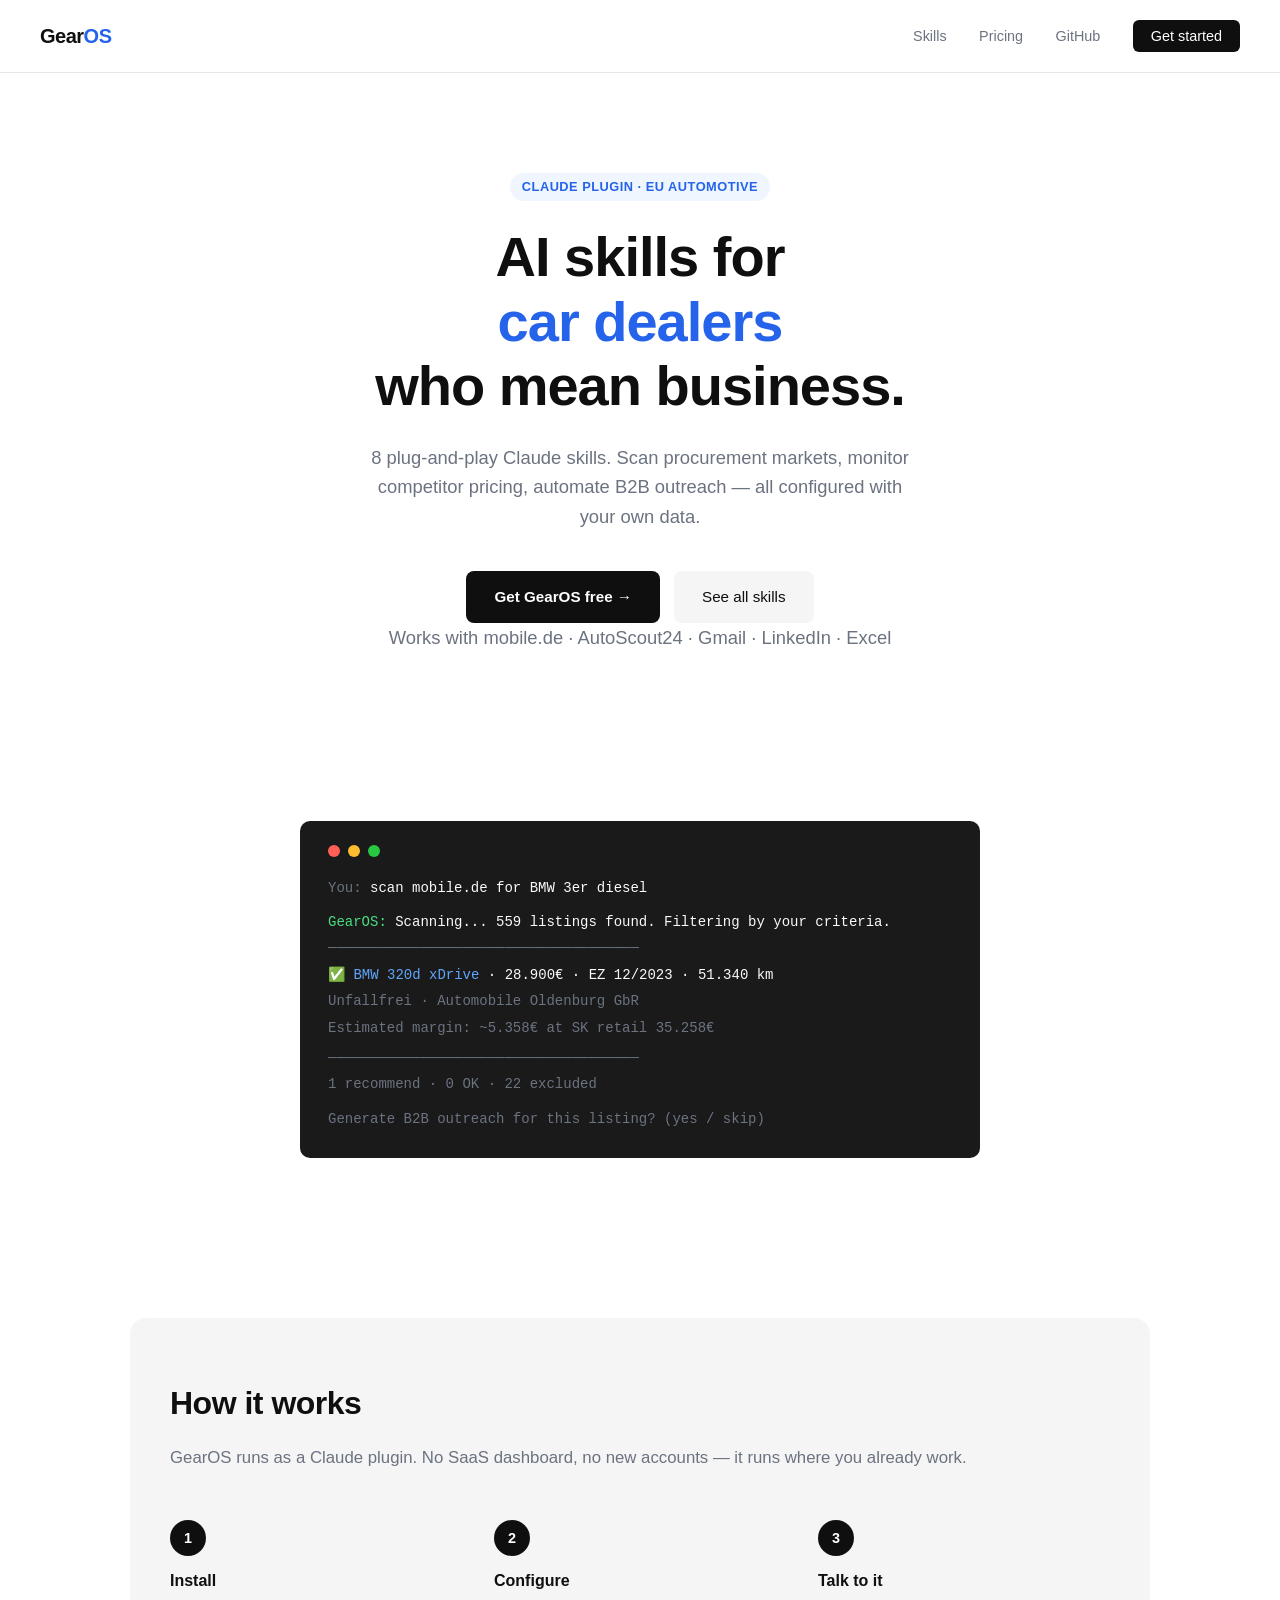
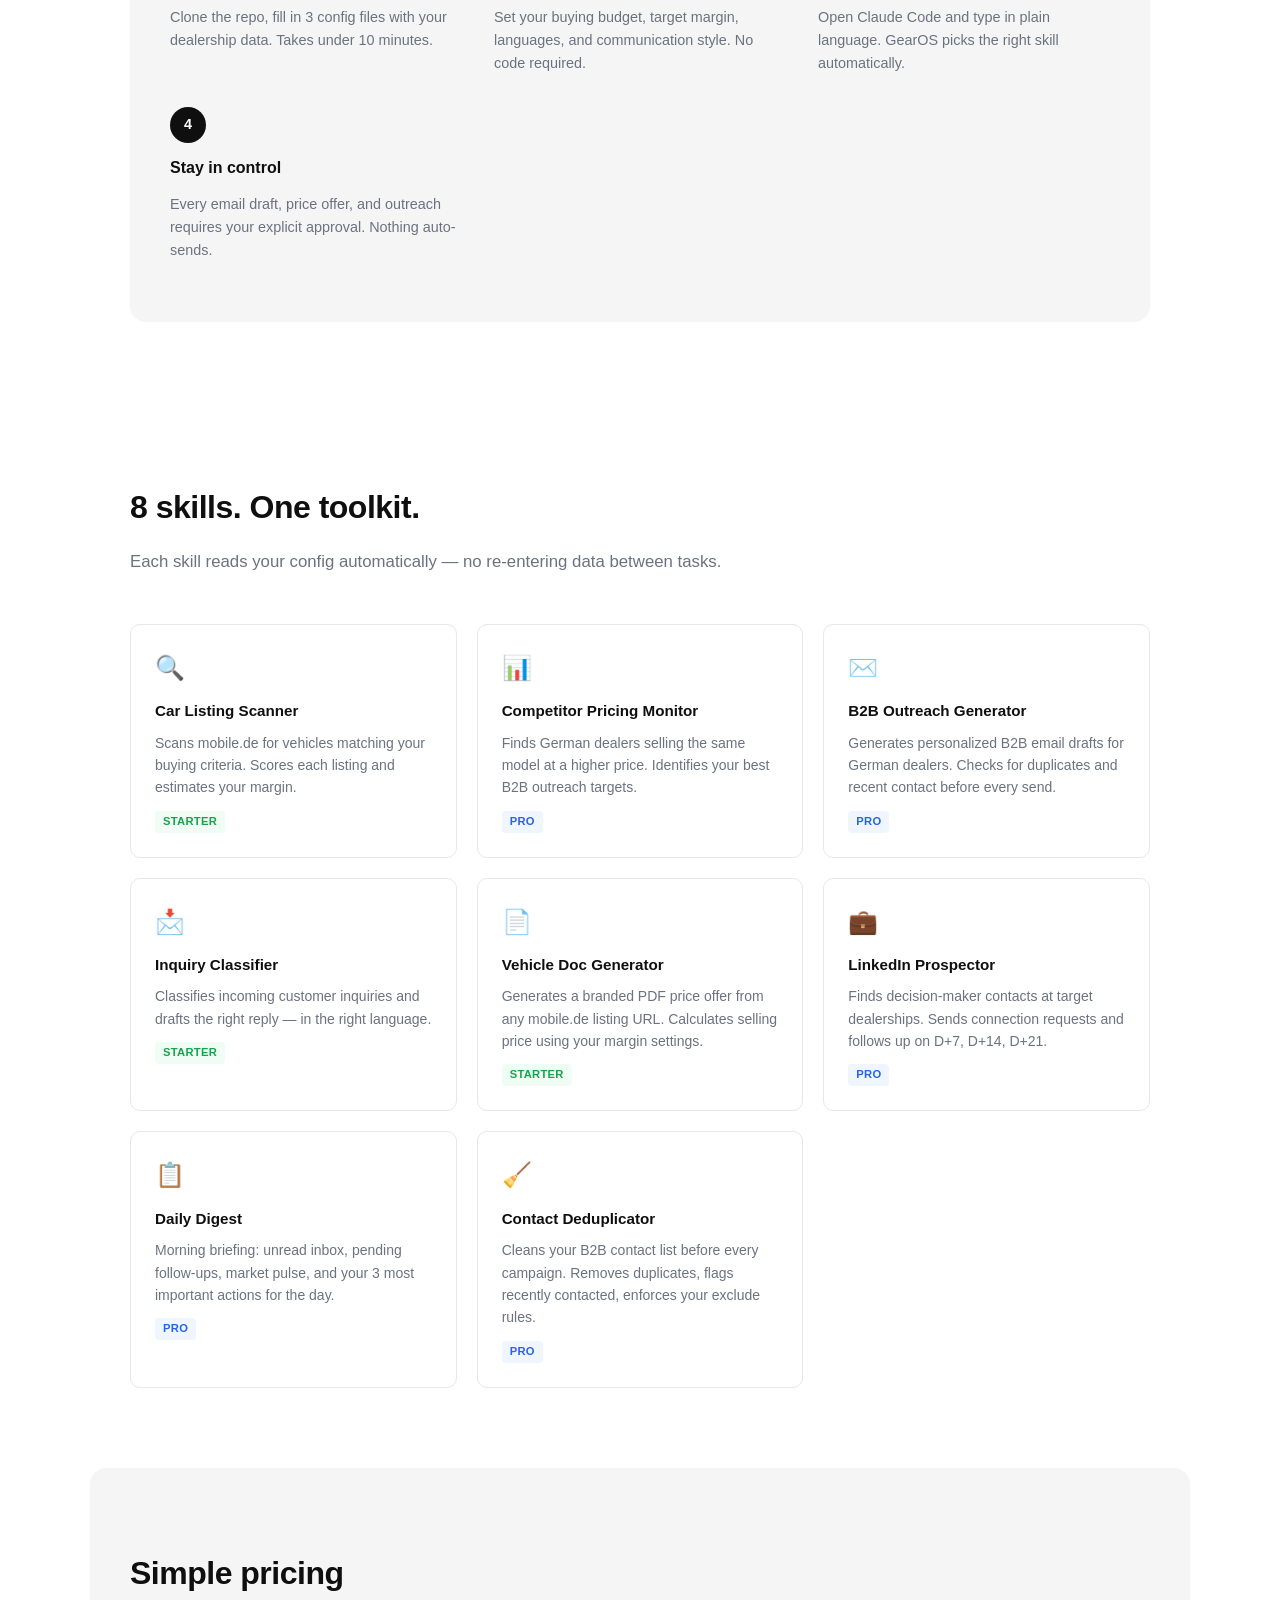
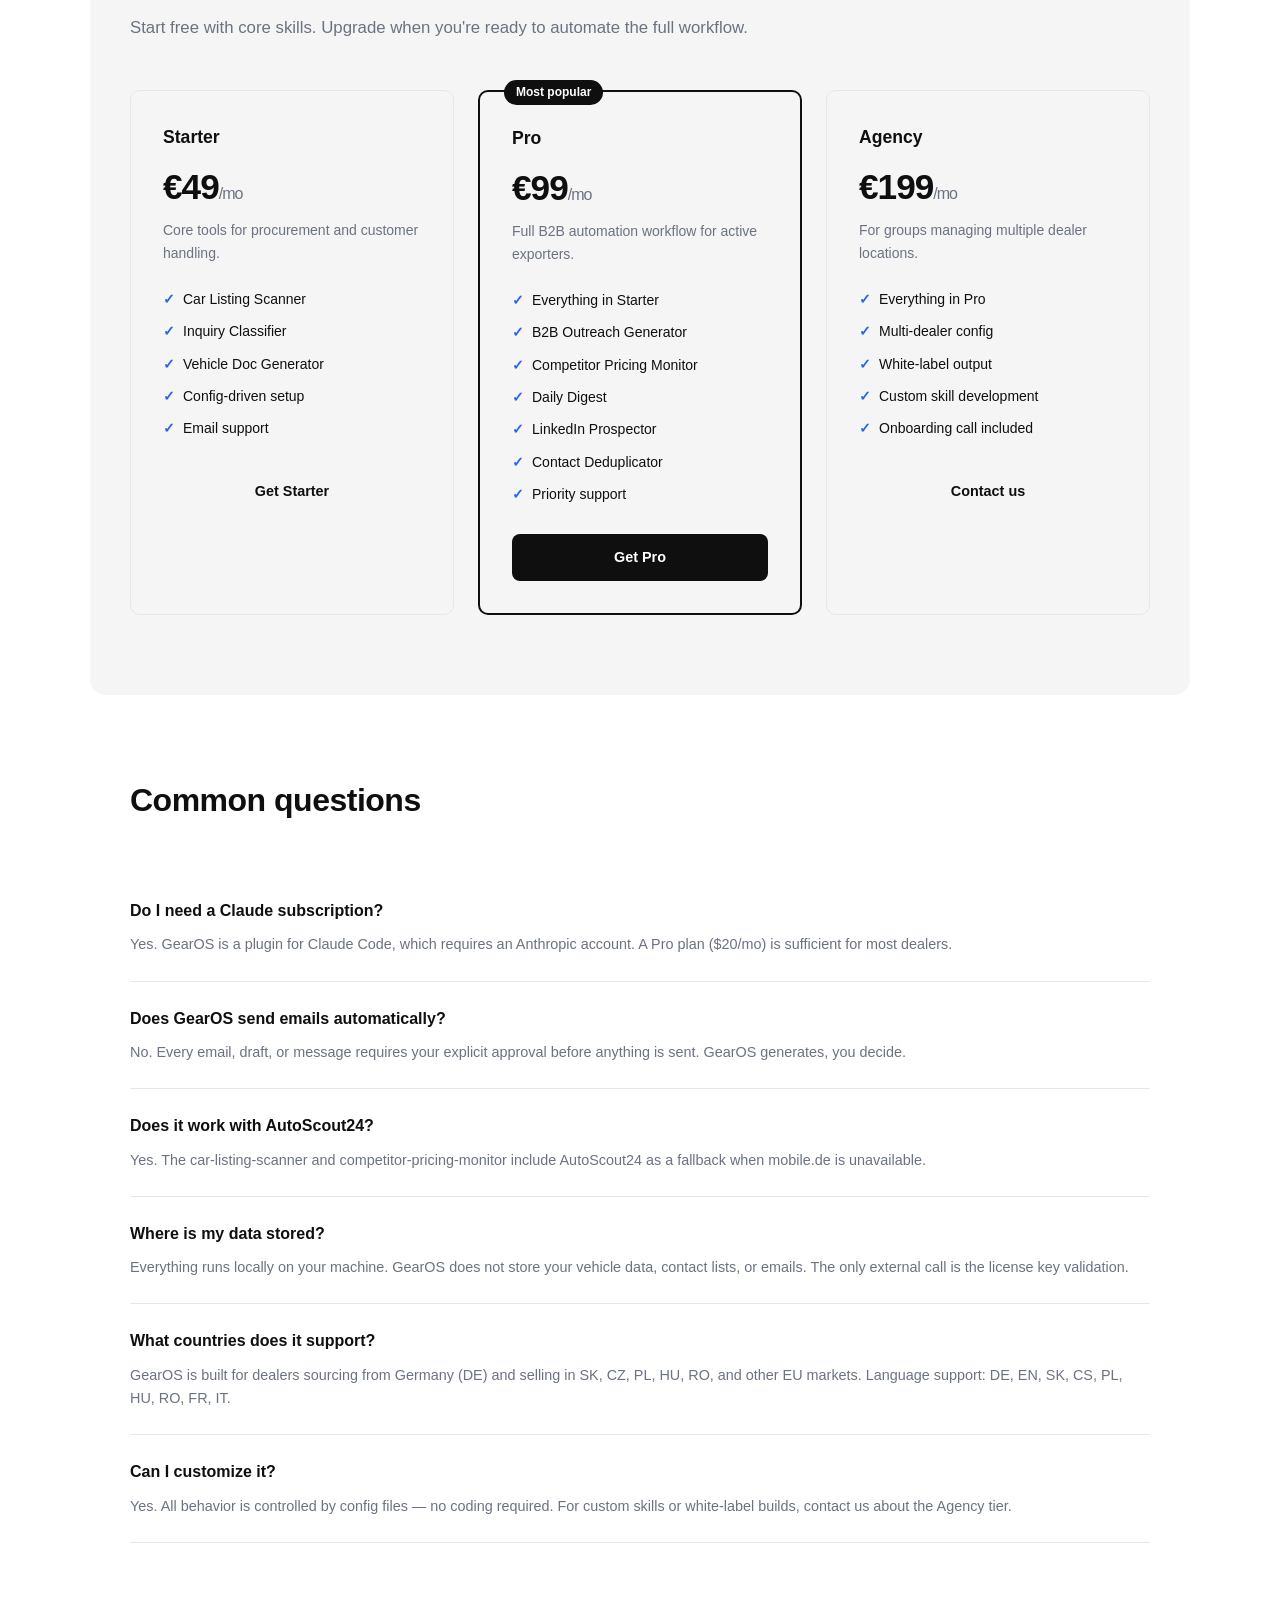
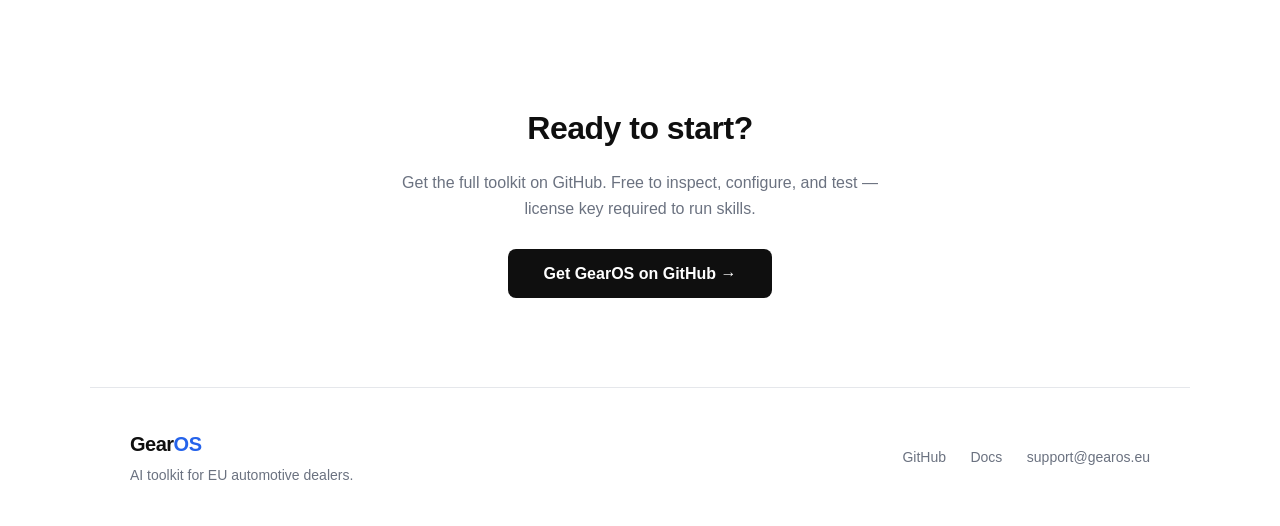
<file: index.html>
<!DOCTYPE html>
<html lang="en">
<head>
  <meta charset="UTF-8">
  <meta name="viewport" content="width=device-width, initial-scale=1.0">
  <title>GearOS — AI toolkit for automotive dealers</title>
  <meta name="description" content="8 plug-and-play AI skills for EU car dealers. Scan procurement markets, monitor competitor pricing, automate B2B outreach. Runs in Claude Code.">
  <style>
    *, *::before, *::after { box-sizing: border-box; margin: 0; padding: 0; }

    :root {
      --black: #0f0f0f;
      --white: #ffffff;
      --gray: #6b7280;
      --light: #f5f5f5;
      --accent: #2563eb;
      --accent-light: #eff6ff;
      --border: #e5e7eb;
      --radius: 10px;
      --font: -apple-system, BlinkMacSystemFont, 'Segoe UI', sans-serif;
    }

    body {
      font-family: var(--font);
      color: var(--black);
      background: var(--white);
      line-height: 1.6;
    }

    /* NAV */
    nav {
      display: flex;
      align-items: center;
      justify-content: space-between;
      padding: 20px 40px;
      border-bottom: 1px solid var(--border);
      position: sticky;
      top: 0;
      background: white;
      z-index: 10;
    }
    .logo { font-weight: 700; font-size: 1.25rem; letter-spacing: -0.5px; }
    .logo span { color: var(--accent); }
    nav a { text-decoration: none; color: var(--gray); font-size: 0.9rem; margin-left: 28px; }
    nav a:hover { color: var(--black); }
    .nav-cta {
      background: var(--black);
      color: white !important;
      padding: 8px 18px;
      border-radius: 6px;
      font-weight: 500;
    }
    .nav-cta:hover { background: #333 !important; }

    /* SECTIONS */
    section { padding: 80px 40px; max-width: 1100px; margin: 0 auto; }

    /* HERO */
    .hero { text-align: center; padding-top: 100px; padding-bottom: 80px; }
    .hero-badge {
      display: inline-block;
      background: var(--accent-light);
      color: var(--accent);
      font-size: 0.8rem;
      font-weight: 600;
      padding: 4px 12px;
      border-radius: 20px;
      margin-bottom: 24px;
      letter-spacing: 0.5px;
      text-transform: uppercase;
    }
    h1 {
      font-size: clamp(2rem, 5vw, 3.5rem);
      font-weight: 800;
      line-height: 1.15;
      letter-spacing: -1px;
      margin-bottom: 24px;
    }
    h1 em { font-style: normal; color: var(--accent); }
    .hero p {
      font-size: 1.15rem;
      color: var(--gray);
      max-width: 560px;
      margin: 0 auto 40px;
    }
    .hero-actions { display: flex; gap: 14px; justify-content: center; flex-wrap: wrap; }
    .btn-primary {
      background: var(--black);
      color: white;
      padding: 14px 28px;
      border-radius: 8px;
      text-decoration: none;
      font-weight: 600;
      font-size: 0.95rem;
      transition: background 0.15s;
    }
    .btn-primary:hover { background: #333; }
    .btn-secondary {
      background: var(--light);
      color: var(--black);
      padding: 14px 28px;
      border-radius: 8px;
      text-decoration: none;
      font-weight: 500;
      font-size: 0.95rem;
    }
    .btn-secondary:hover { background: #e8e8e8; }

    /* SOCIAL PROOF */
    .proof {
      text-align: center;
      font-size: 0.85rem;
      color: var(--gray);
      margin-top: 32px;
    }

    /* HOW IT WORKS */
    .how { background: var(--light); border-radius: 16px; padding: 60px 40px; }
    h2 { font-size: 2rem; font-weight: 700; letter-spacing: -0.5px; margin-bottom: 16px; }
    .sub { color: var(--gray); margin-bottom: 48px; font-size: 1.05rem; }
    .steps { display: grid; grid-template-columns: repeat(auto-fit, minmax(220px, 1fr)); gap: 32px; }
    .step { display: flex; flex-direction: column; gap: 12px; }
    .step-num {
      width: 36px; height: 36px;
      background: var(--black);
      color: white;
      border-radius: 50%;
      display: flex; align-items: center; justify-content: center;
      font-weight: 700; font-size: 0.9rem;
    }
    .step h3 { font-size: 1rem; font-weight: 600; }
    .step p { font-size: 0.9rem; color: var(--gray); }

    /* SKILLS GRID */
    .skills-grid {
      display: grid;
      grid-template-columns: repeat(auto-fit, minmax(280px, 1fr));
      gap: 20px;
      margin-top: 48px;
    }
    .skill-card {
      border: 1px solid var(--border);
      border-radius: var(--radius);
      padding: 24px;
      transition: box-shadow 0.15s;
    }
    .skill-card:hover { box-shadow: 0 4px 20px rgba(0,0,0,0.08); }
    .skill-icon { font-size: 1.5rem; margin-bottom: 12px; }
    .skill-card h3 { font-size: 0.95rem; font-weight: 600; margin-bottom: 8px; }
    .skill-card p { font-size: 0.875rem; color: var(--gray); }
    .tier-badge {
      display: inline-block;
      font-size: 0.7rem;
      font-weight: 600;
      padding: 2px 8px;
      border-radius: 4px;
      margin-top: 12px;
      text-transform: uppercase;
      letter-spacing: 0.3px;
    }
    .starter { background: #f0fdf4; color: #16a34a; }
    .pro { background: #eff6ff; color: #2563eb; }

    /* PRICING */
    .pricing-grid {
      display: grid;
      grid-template-columns: repeat(auto-fit, minmax(260px, 1fr));
      gap: 24px;
      margin-top: 48px;
    }
    .plan {
      border: 1px solid var(--border);
      border-radius: var(--radius);
      padding: 32px;
    }
    .plan.featured {
      border-color: var(--black);
      border-width: 2px;
      position: relative;
    }
    .plan-label {
      position: absolute;
      top: -12px;
      left: 24px;
      background: var(--black);
      color: white;
      font-size: 0.75rem;
      font-weight: 600;
      padding: 3px 12px;
      border-radius: 20px;
    }
    .plan-name { font-size: 1.1rem; font-weight: 700; margin-bottom: 8px; }
    .plan-price { font-size: 2.2rem; font-weight: 800; letter-spacing: -1px; margin-bottom: 4px; }
    .plan-price span { font-size: 1rem; font-weight: 400; color: var(--gray); }
    .plan-desc { font-size: 0.875rem; color: var(--gray); margin-bottom: 24px; }
    .plan ul { list-style: none; display: flex; flex-direction: column; gap: 10px; margin-bottom: 28px; }
    .plan li { font-size: 0.875rem; display: flex; gap: 8px; align-items: flex-start; }
    .plan li::before { content: "✓"; color: var(--accent); font-weight: 700; flex-shrink: 0; }
    .plan-btn {
      display: block;
      text-align: center;
      padding: 12px;
      border-radius: 8px;
      text-decoration: none;
      font-weight: 600;
      font-size: 0.9rem;
    }
    .plan-btn-primary { background: var(--black); color: white; }
    .plan-btn-primary:hover { background: #333; }
    .plan-btn-secondary { background: var(--light); color: var(--black); }
    .plan-btn-secondary:hover { background: #e8e8e8; }

    /* TERMINAL */
    .terminal {
      background: #1a1a1a;
      border-radius: 10px;
      padding: 24px 28px;
      font-family: 'Courier New', monospace;
      font-size: 0.875rem;
      color: #e2e8f0;
      margin-top: 48px;
      max-width: 680px;
      margin-left: auto;
      margin-right: auto;
    }
    .terminal-header {
      display: flex;
      gap: 8px;
      margin-bottom: 20px;
    }
    .dot { width: 12px; height: 12px; border-radius: 50%; }
    .dot-red { background: #ff5f57; }
    .dot-yellow { background: #febc2e; }
    .dot-green { background: #28c840; }
    .t-gray { color: #6b7280; }
    .t-green { color: #4ade80; }
    .t-blue { color: #60a5fa; }
    .t-white { color: #f9fafb; }
    .t-line { margin: 4px 0; }

    /* FAQ */
    .faq-list { display: flex; flex-direction: column; gap: 0; margin-top: 48px; }
    .faq-item { border-bottom: 1px solid var(--border); padding: 24px 0; }
    .faq-item h3 { font-size: 1rem; font-weight: 600; margin-bottom: 10px; }
    .faq-item p { font-size: 0.9rem; color: var(--gray); }

    /* FOOTER */
    footer {
      border-top: 1px solid var(--border);
      padding: 40px;
      display: flex;
      justify-content: space-between;
      align-items: center;
      flex-wrap: wrap;
      gap: 16px;
      max-width: 1100px;
      margin: 0 auto;
    }
    footer p { font-size: 0.875rem; color: var(--gray); }
    footer a { color: var(--gray); text-decoration: none; margin-left: 20px; font-size: 0.875rem; }
    footer a:hover { color: var(--black); }

    @media (max-width: 640px) {
      nav { padding: 16px 20px; }
      nav a:not(.nav-cta) { display: none; }
      section { padding: 60px 20px; }
      .how { padding: 40px 24px; }
      footer { padding: 32px 20px; flex-direction: column; align-items: flex-start; }
    }
  </style>
</head>
<body>

<!-- NAV -->
<nav>
  <div class="logo">Gear<span>OS</span></div>
  <div>
    <a href="#skills">Skills</a>
    <a href="#pricing">Pricing</a>
    <a href="https://github.com/gearos/gearos-toolkit">GitHub</a>
    <a href="https://github.com/gearos/gearos-toolkit" class="nav-cta">Get started</a>
  </div>
</nav>

<!-- HERO -->
<section class="hero">
  <div class="hero-badge">Claude Plugin · EU Automotive</div>
  <h1>AI skills for<br><em>car dealers</em><br>who mean business.</h1>
  <p>8 plug-and-play Claude skills. Scan procurement markets, monitor competitor pricing, automate B2B outreach — all configured with your own data.</p>
  <div class="hero-actions">
    <a href="https://github.com/gearos/gearos-toolkit" class="btn-primary">Get GearOS free →</a>
    <a href="#skills" class="btn-secondary">See all skills</a>
  </div>
  <p class="proof">Works with mobile.de · AutoScout24 · Gmail · LinkedIn · Excel</p>
</section>

<!-- TERMINAL DEMO -->
<section style="padding-top: 0;">
  <div class="terminal">
    <div class="terminal-header">
      <div class="dot dot-red"></div>
      <div class="dot dot-yellow"></div>
      <div class="dot dot-green"></div>
    </div>
    <div class="t-line"><span class="t-gray">You:</span> <span class="t-white">scan mobile.de for BMW 3er diesel</span></div>
    <div class="t-line" style="margin-top: 12px;"><span class="t-green">GearOS:</span> <span class="t-white">Scanning... 559 listings found. Filtering by your criteria.</span></div>
    <div class="t-line"><span class="t-gray">─────────────────────────────────────</span></div>
    <div class="t-line"><span class="t-green">✅</span> <span class="t-blue">BMW 320d xDrive</span> <span class="t-white">· 28.900€ · EZ 12/2023 · 51.340 km</span></div>
    <div class="t-line"><span class="t-gray">   Unfallfrei · Automobile Oldenburg GbR</span></div>
    <div class="t-line"><span class="t-gray">   Estimated margin: ~5.358€ at SK retail 35.258€</span></div>
    <div class="t-line" style="margin-top: 8px;"><span class="t-gray">─────────────────────────────────────</span></div>
    <div class="t-line"><span class="t-gray">1 recommend · 0 OK · 22 excluded</span></div>
    <div class="t-line" style="margin-top: 12px;"><span class="t-gray">Generate B2B outreach for this listing? (yes / skip)</span></div>
  </div>
</section>

<!-- HOW IT WORKS -->
<section>
  <div class="how">
    <h2>How it works</h2>
    <p class="sub">GearOS runs as a Claude plugin. No SaaS dashboard, no new accounts — it runs where you already work.</p>
    <div class="steps">
      <div class="step">
        <div class="step-num">1</div>
        <h3>Install</h3>
        <p>Clone the repo, fill in 3 config files with your dealership data. Takes under 10 minutes.</p>
      </div>
      <div class="step">
        <div class="step-num">2</div>
        <h3>Configure</h3>
        <p>Set your buying budget, target margin, languages, and communication style. No code required.</p>
      </div>
      <div class="step">
        <div class="step-num">3</div>
        <h3>Talk to it</h3>
        <p>Open Claude Code and type in plain language. GearOS picks the right skill automatically.</p>
      </div>
      <div class="step">
        <div class="step-num">4</div>
        <h3>Stay in control</h3>
        <p>Every email draft, price offer, and outreach requires your explicit approval. Nothing auto-sends.</p>
      </div>
    </div>
  </div>
</section>

<!-- SKILLS -->
<section id="skills">
  <h2>8 skills. One toolkit.</h2>
  <p class="sub">Each skill reads your config automatically — no re-entering data between tasks.</p>
  <div class="skills-grid">
    <div class="skill-card">
      <div class="skill-icon">🔍</div>
      <h3>Car Listing Scanner</h3>
      <p>Scans mobile.de for vehicles matching your buying criteria. Scores each listing and estimates your margin.</p>
      <span class="tier-badge starter">Starter</span>
    </div>
    <div class="skill-card">
      <div class="skill-icon">📊</div>
      <h3>Competitor Pricing Monitor</h3>
      <p>Finds German dealers selling the same model at a higher price. Identifies your best B2B outreach targets.</p>
      <span class="tier-badge pro">Pro</span>
    </div>
    <div class="skill-card">
      <div class="skill-icon">✉️</div>
      <h3>B2B Outreach Generator</h3>
      <p>Generates personalized B2B email drafts for German dealers. Checks for duplicates and recent contact before every send.</p>
      <span class="tier-badge pro">Pro</span>
    </div>
    <div class="skill-card">
      <div class="skill-icon">📩</div>
      <h3>Inquiry Classifier</h3>
      <p>Classifies incoming customer inquiries and drafts the right reply — in the right language.</p>
      <span class="tier-badge starter">Starter</span>
    </div>
    <div class="skill-card">
      <div class="skill-icon">📄</div>
      <h3>Vehicle Doc Generator</h3>
      <p>Generates a branded PDF price offer from any mobile.de listing URL. Calculates selling price using your margin settings.</p>
      <span class="tier-badge starter">Starter</span>
    </div>
    <div class="skill-card">
      <div class="skill-icon">💼</div>
      <h3>LinkedIn Prospector</h3>
      <p>Finds decision-maker contacts at target dealerships. Sends connection requests and follows up on D+7, D+14, D+21.</p>
      <span class="tier-badge pro">Pro</span>
    </div>
    <div class="skill-card">
      <div class="skill-icon">📋</div>
      <h3>Daily Digest</h3>
      <p>Morning briefing: unread inbox, pending follow-ups, market pulse, and your 3 most important actions for the day.</p>
      <span class="tier-badge pro">Pro</span>
    </div>
    <div class="skill-card">
      <div class="skill-icon">🧹</div>
      <h3>Contact Deduplicator</h3>
      <p>Cleans your B2B contact list before every campaign. Removes duplicates, flags recently contacted, enforces your exclude rules.</p>
      <span class="tier-badge pro">Pro</span>
    </div>
  </div>
</section>

<!-- PRICING -->
<section id="pricing" style="background: var(--light); border-radius: 16px;">
  <h2>Simple pricing</h2>
  <p class="sub">Start free with core skills. Upgrade when you're ready to automate the full workflow.</p>
  <div class="pricing-grid">
    <div class="plan">
      <div class="plan-name">Starter</div>
      <div class="plan-price">€49<span>/mo</span></div>
      <div class="plan-desc">Core tools for procurement and customer handling.</div>
      <ul>
        <li>Car Listing Scanner</li>
        <li>Inquiry Classifier</li>
        <li>Vehicle Doc Generator</li>
        <li>Config-driven setup</li>
        <li>Email support</li>
      </ul>
      <a href="https://gearos.eu/checkout?tier=starter" class="plan-btn plan-btn-secondary">Get Starter</a>
    </div>
    <div class="plan featured">
      <div class="plan-label">Most popular</div>
      <div class="plan-name">Pro</div>
      <div class="plan-price">€99<span>/mo</span></div>
      <div class="plan-desc">Full B2B automation workflow for active exporters.</div>
      <ul>
        <li>Everything in Starter</li>
        <li>B2B Outreach Generator</li>
        <li>Competitor Pricing Monitor</li>
        <li>Daily Digest</li>
        <li>LinkedIn Prospector</li>
        <li>Contact Deduplicator</li>
        <li>Priority support</li>
      </ul>
      <a href="https://gearos.eu/checkout?tier=pro" class="plan-btn plan-btn-primary">Get Pro</a>
    </div>
    <div class="plan">
      <div class="plan-name">Agency</div>
      <div class="plan-price">€199<span>/mo</span></div>
      <div class="plan-desc">For groups managing multiple dealer locations.</div>
      <ul>
        <li>Everything in Pro</li>
        <li>Multi-dealer config</li>
        <li>White-label output</li>
        <li>Custom skill development</li>
        <li>Onboarding call included</li>
      </ul>
      <a href="mailto:support@gearos.eu" class="plan-btn plan-btn-secondary">Contact us</a>
    </div>
  </div>
</section>

<!-- FAQ -->
<section>
  <h2>Common questions</h2>
  <div class="faq-list">
    <div class="faq-item">
      <h3>Do I need a Claude subscription?</h3>
      <p>Yes. GearOS is a plugin for Claude Code, which requires an Anthropic account. A Pro plan ($20/mo) is sufficient for most dealers.</p>
    </div>
    <div class="faq-item">
      <h3>Does GearOS send emails automatically?</h3>
      <p>No. Every email, draft, or message requires your explicit approval before anything is sent. GearOS generates, you decide.</p>
    </div>
    <div class="faq-item">
      <h3>Does it work with AutoScout24?</h3>
      <p>Yes. The car-listing-scanner and competitor-pricing-monitor include AutoScout24 as a fallback when mobile.de is unavailable.</p>
    </div>
    <div class="faq-item">
      <h3>Where is my data stored?</h3>
      <p>Everything runs locally on your machine. GearOS does not store your vehicle data, contact lists, or emails. The only external call is the license key validation.</p>
    </div>
    <div class="faq-item">
      <h3>What countries does it support?</h3>
      <p>GearOS is built for dealers sourcing from Germany (DE) and selling in SK, CZ, PL, HU, RO, and other EU markets. Language support: DE, EN, SK, CS, PL, HU, RO, FR, IT.</p>
    </div>
    <div class="faq-item">
      <h3>Can I customize it?</h3>
      <p>Yes. All behavior is controlled by config files — no coding required. For custom skills or white-label builds, contact us about the Agency tier.</p>
    </div>
  </div>
</section>

<!-- CTA -->
<section style="text-align: center; padding-bottom: 100px;">
  <h2>Ready to start?</h2>
  <p style="color: var(--gray); margin: 16px auto 40px; max-width: 480px;">Get the full toolkit on GitHub. Free to inspect, configure, and test — license key required to run skills.</p>
  <a href="https://github.com/gearos/gearos-toolkit" class="btn-primary" style="font-size: 1rem; padding: 16px 36px;">Get GearOS on GitHub →</a>
</section>

<!-- FOOTER -->
<footer>
  <div>
    <div class="logo" style="margin-bottom: 4px;">Gear<span style="color: var(--accent);">OS</span></div>
    <p>AI toolkit for EU automotive dealers.</p>
  </div>
  <div>
    <a href="https://github.com/gearos/gearos-toolkit">GitHub</a>
    <a href="docs/INSTALL.md">Docs</a>
    <a href="mailto:support@gearos.eu">support@gearos.eu</a>
  </div>
</footer>

</body>
</html>
</file>
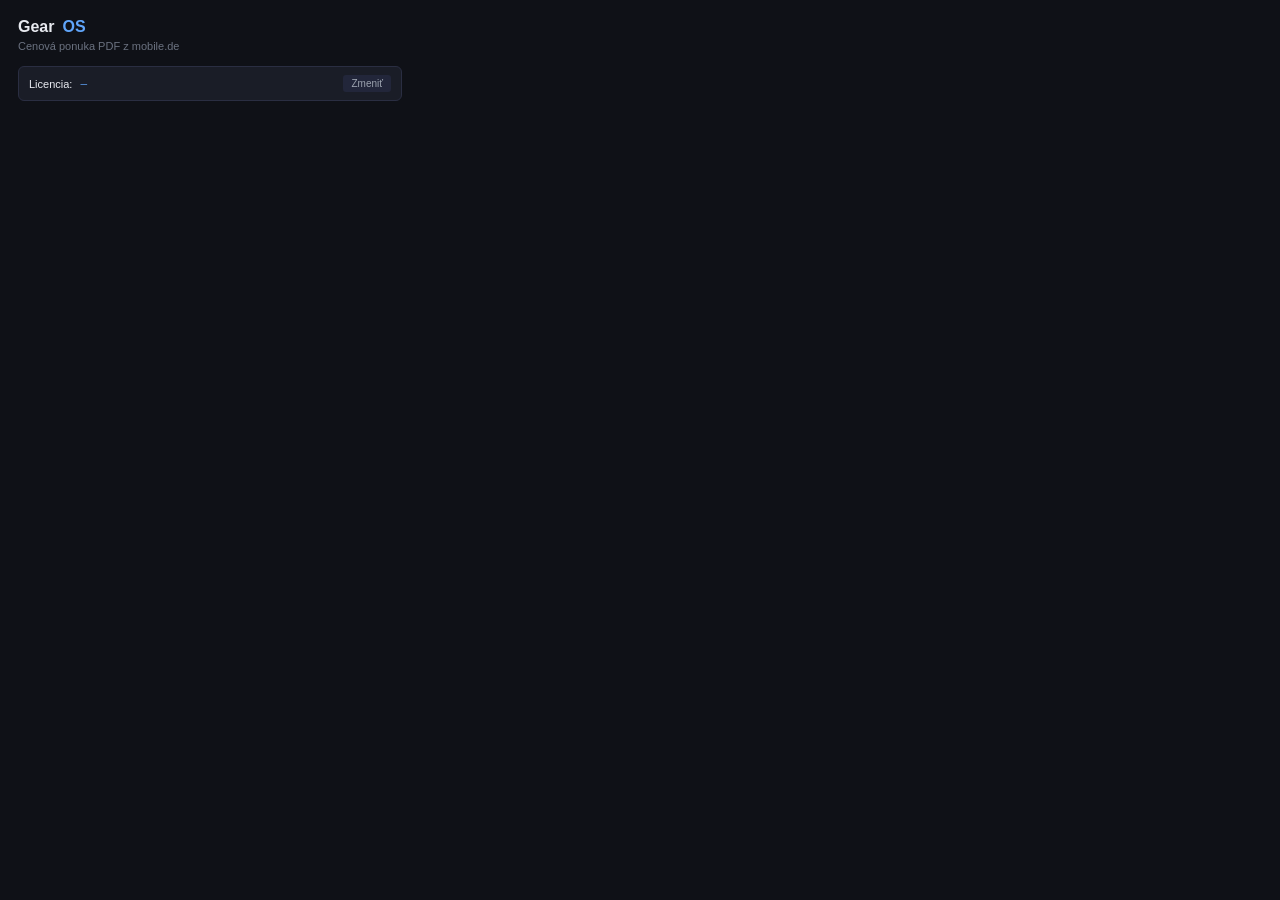
<file: chrome-extension/popup.html>
<!DOCTYPE html>
<html lang="sk">
<head>
<meta charset="UTF-8">
<title>GearOS</title>
<script src="lib/pdfmake.min.js"></script>
<script src="lib/vfs_fonts.js"></script>
<style>
*,*::before,*::after{box-sizing:border-box;margin:0;padding:0}
body{font-family:-apple-system,BlinkMacSystemFont,'Segoe UI',sans-serif;background:#0f1117;color:#e8eaf0;width:420px;padding:18px;font-size:13px}
h1{font-size:1rem;margin-bottom:4px;display:flex;align-items:center;gap:8px}
h1 span{color:#60a5fa}
.sub{color:#6b7280;font-size:11px;margin-bottom:14px}
.section{background:#1a1d27;border:1px solid #2a2e42;border-radius:8px;padding:12px;margin-bottom:10px}
.section h2{font-size:.75rem;color:#6b7280;text-transform:uppercase;letter-spacing:1px;margin-bottom:8px}
.field{margin-bottom:8px}
.field label{display:block;font-size:11px;color:#6b7280;margin-bottom:3px}
.field input,.field select,.field textarea{width:100%;background:#0f1117;border:1px solid #2a2e42;color:#e8eaf0;padding:7px 10px;border-radius:4px;font-size:12px;font-family:inherit;outline:none}
.field input:focus,.field select:focus,.field textarea:focus{border-color:#2563eb}
.field textarea{resize:vertical;min-height:60px}
.btn{width:100%;background:#2563eb;color:white;border:none;border-radius:6px;padding:10px;font-size:13px;font-weight:600;cursor:pointer;margin-top:8px}
.btn:hover{background:#1d4ed8}
.btn:disabled{background:#374151;cursor:not-allowed}
.btn-sec{background:#22263a}
.btn-sec:hover{background:#2d3147}
.status{font-size:11px;color:#6b7280;padding:6px 0;min-height:18px}
.status.ok{color:#22c55e}
.status.err{color:#ef4444}
.specs-preview{font-size:11px;color:#9ca3af;line-height:1.5;max-height:60px;overflow-y:auto;background:#0f1117;padding:6px;border-radius:4px;margin-bottom:6px}
.empty{text-align:center;padding:24px 12px;color:#6b7280}
.empty .icon{font-size:32px;margin-bottom:8px;opacity:.5}
.license-bar{display:flex;align-items:center;gap:8px;padding:8px 10px;background:#1a1d27;border:1px solid #2a2e42;border-radius:6px;margin-bottom:10px;font-size:11px}
.license-bar .key{font-family:monospace;color:#60a5fa}
.license-bar .tier{background:#1e3a8a;color:#93c5fd;padding:2px 6px;border-radius:10px;font-weight:600;text-transform:uppercase;font-size:9px}
.license-bar.bad{color:#ef4444}
</style>
</head>
<body>

<h1>Gear<span>OS</span></h1>
<div class="sub">Cenová ponuka PDF z mobile.de</div>

<div class="license-bar" id="license-bar">
  <span>Licencia:</span>
  <span class="key" id="license-key">—</span>
  <span class="tier" id="license-tier" style="display:none"></span>
  <button id="btn-change-license" class="btn-sec" style="margin-left:auto;padding:3px 8px;font-size:10px;border:none;border-radius:3px;color:#9ca3af;cursor:pointer">Zmeniť</button>
</div>

<div id="no-license" style="display:none">
  <div class="section">
    <h2>Prvé prihlásenie</h2>
    <div class="field">
      <label>Tvoj GearOS licenčný kľúč</label>
      <input id="license-input" placeholder="GEAR-XXXX-XXXX-XXXX" maxlength="19">
    </div>
    <button id="btn-save-license" class="btn">Overiť a uložiť</button>
    <div class="status" id="license-status"></div>
  </div>
</div>

<div id="main" style="display:none">

  <div id="no-data">
    <div class="empty">
      <div class="icon">📋</div>
      <div>Otvor inzerát na <strong>mobile.de</strong> a klikni tlačidlo <strong>"Vygeneruj GearOS PDF"</strong> ktoré sa zobrazí na stránke.</div>
    </div>
  </div>

  <div id="with-data" style="display:none">
    <div class="section">
      <h2>Naskenované údaje</h2>
      <div class="field">
        <label>Auto</label>
        <input id="data-title" readonly>
      </div>
      <div class="specs-preview" id="specs-preview"></div>
      <div class="field">
        <label>Počet fotiek</label>
        <input id="data-images-count" readonly>
      </div>
    </div>

    <div class="section">
      <h2>Predajné podmienky</h2>
      <div class="field">
        <label>Cena z mobile.de (€) — informatívne</label>
        <input id="source-price" type="number" readonly style="opacity:.7">
      </div>
      <div class="field">
        <label>Marža (€)</label>
        <input id="margin" type="number" placeholder="napr. 2500">
      </div>
      <div class="field">
        <label>Predajná cena pre zákazníka (€)</label>
        <input id="selling-price" type="number" placeholder="napr. 28900">
      </div>
      <div class="field">
        <label>DPH režim</label>
        <select id="vat-mode">
          <option value="margin">§ 25a — DPH v marži (ojazdené)</option>
          <option value="vat">Štandardná DPH 23%</option>
          <option value="none">Bez DPH info</option>
        </select>
      </div>
      <button class="btn" id="generate-btn">Vygenerovať PDF</button>
      <div class="status" id="gen-status"></div>
    </div>
  </div>

</div>

<script src="popup.js"></script>
</body>
</html>
</file>
